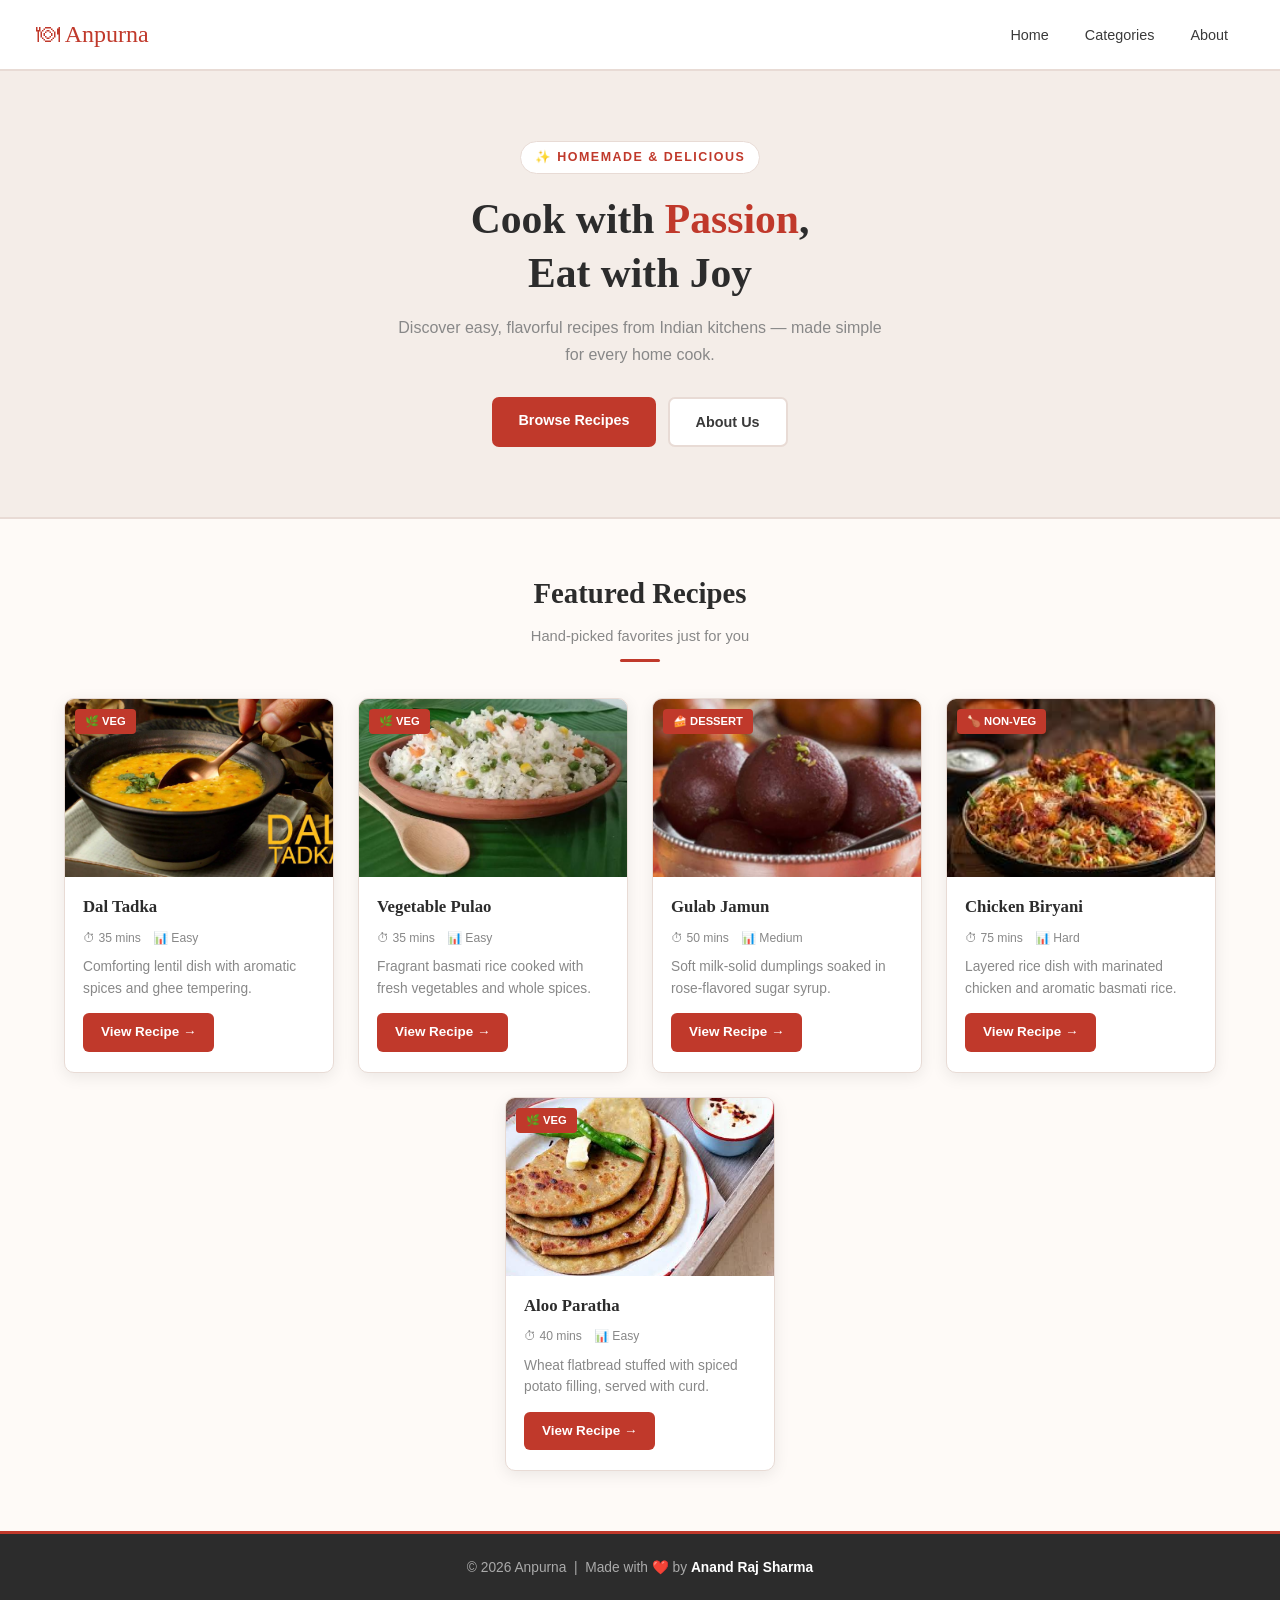
<file: Index.html>
<!DOCTYPE html>
<html lang="en">
<head>
  <meta charset="UTF-8" />
  <meta name="viewport" content="width=device-width, initial-scale=1.0" />
  <title>Anpurna - Cooking Recipes</title>
  <link rel="stylesheet" href="css/styles.css" />
</head>
<body>

  <nav>
    <a href="Index.html" class="logo">🍽 Anpurna</a>
    <ul>
      <li><a href="Index.html">Home</a></li>
      <li><a href="Categories.html">Categories</a></li>
      <li><a href="About.html">About</a></li>
    </ul>
  </nav>
  
  <section class="hero">
    <div class="hero-content">
      <div class="hero-tag">✨ Homemade &amp; Delicious</div>
      <h1>Cook with <span>Passion</span>,<br>Eat with Joy</h1>
      <p>Discover easy, flavorful recipes from Indian kitchens — made simple for every home cook.</p>
      <div class="hero-btns">
        <a href="Categories.html" class="btn btn-primary">Browse Recipes</a>
        <a href="About.html" class="btn btn-outline">About Us</a>
      </div>
    </div>
  </section>

  <div class="section-title">
    <h2>Featured Recipes</h2>
    <p>Hand-picked favorites just for you</p>
    <div class="line"></div>
  </div>

  <div class="cards-container">

    <div class="card">
      <div class="card-img-wrap">
        <img src="Images/1.jpg" alt="Dal Tadka" />
        <span class="card-badge">🌿 Veg</span>
      </div>
      <div class="card-body">
        <h3>Dal Tadka</h3>
        <div class="card-meta">
          <span>⏱ 35 mins</span>
          <span>📊 Easy</span>
        </div>
        <p>Comforting lentil dish with aromatic spices and ghee tempering.</p>
        <a href="recipe1.html">View Recipe →</a>
      </div>
    </div>

    <div class="card">
      <div class="card-img-wrap">
        <img src="Images/2.jpg" alt="Vegetable Pulao" />
        <span class="card-badge">🌿 Veg</span>
      </div>
      <div class="card-body">
        <h3>Vegetable Pulao</h3>
        <div class="card-meta">
          <span>⏱ 35 mins</span>
          <span>📊 Easy</span>
        </div>
        <p>Fragrant basmati rice cooked with fresh vegetables and whole spices.</p>
        <a href="recipe2.html">View Recipe →</a>
      </div>
    </div>

    <div class="card">
      <div class="card-img-wrap">
        <img src="Images/3.jpg" alt="Gulab Jamun" />
        <span class="card-badge">🍰 Dessert</span>
      </div>
      <div class="card-body">
        <h3>Gulab Jamun</h3>
        <div class="card-meta">
          <span>⏱ 50 mins</span>
          <span>📊 Medium</span>
        </div>
        <p>Soft milk-solid dumplings soaked in rose-flavored sugar syrup.</p>
        <a href="recipe3.html">View Recipe →</a>
      </div>
    </div>

    <div class="card">
      <div class="card-img-wrap">
        <img src="Images/4.jpg" alt="Chicken Biryani" />
        <span class="card-badge">🍗 Non-Veg</span>
      </div>
      <div class="card-body">
        <h3>Chicken Biryani</h3>
        <div class="card-meta">
          <span>⏱ 75 mins</span>
          <span>📊 Hard</span>
        </div>
        <p>Layered rice dish with marinated chicken and aromatic basmati rice.</p>
        <a href="recipe4.html">View Recipe →</a>
      </div>
    </div>

    <div class="card">
      <div class="card-img-wrap">
        <img src="Images/5.jpg" alt="Aloo Paratha" />
        <span class="card-badge">🌿 Veg</span>
      </div>
      <div class="card-body">
        <h3>Aloo Paratha</h3>
        <div class="card-meta">
          <span>⏱ 40 mins</span>
          <span>📊 Easy</span>
        </div>
        <p>Wheat flatbread stuffed with spiced potato filling, served with curd.</p>
        <a href="recipe5.html">View Recipe →</a>
      </div>
    </div>

  </div>

  <footer>
    <p>&copy; 2026 Anpurna &nbsp;|&nbsp; Made with ❤️ by <strong>Anand Raj Sharma</strong></p>
  </footer>

</body>
</html>
</file>
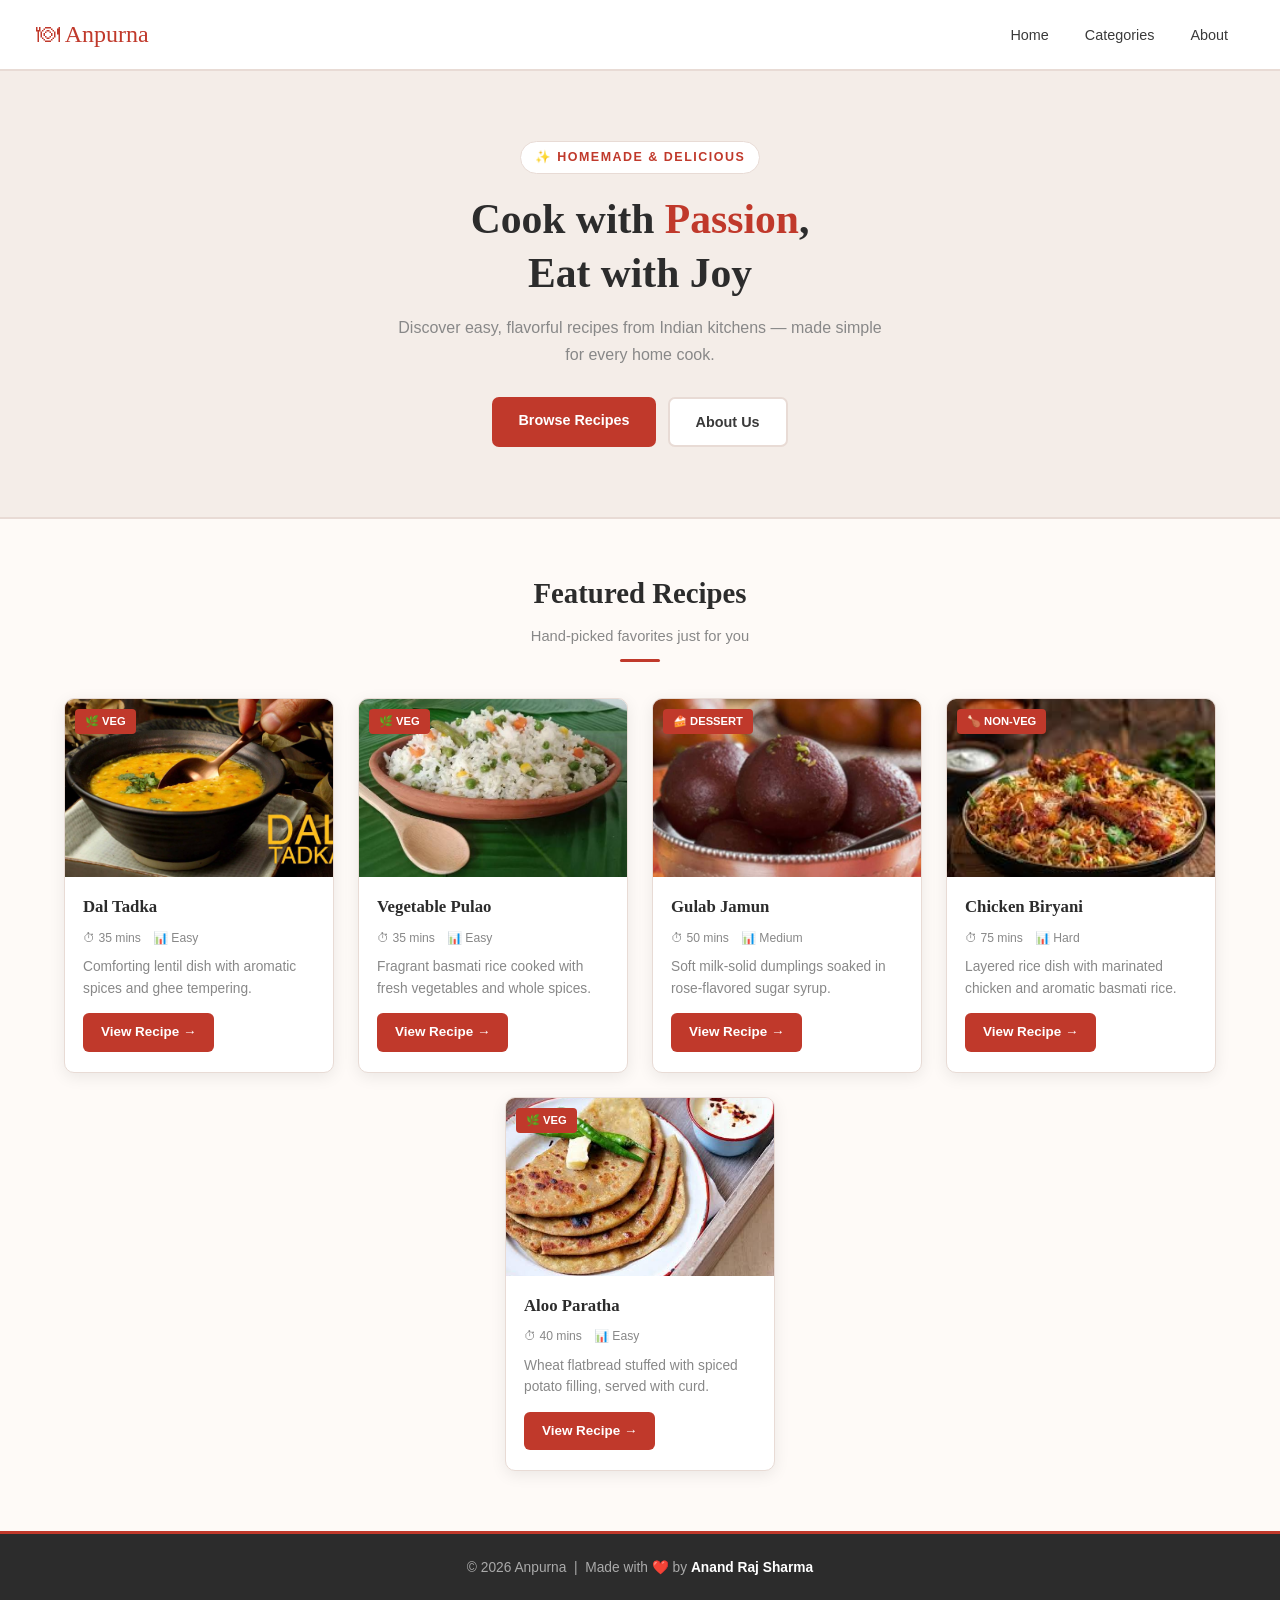
<file: index.html>
<!DOCTYPE html>
<html lang="en">
<head>
  <meta charset="UTF-8" />
  <meta name="viewport" content="width=device-width, initial-scale=1.0" />
  <title>Anpurna - Cooking Recipes</title>
  <link rel="stylesheet" href="css/styles.css" />
</head>
<body>

  <nav>
    <a href="index.html" class="logo">🍽 Anpurna</a>
    <ul>
      <li><a href="index.html">Home</a></li>
      <li><a href="categories.html">Categories</a></li>
      <li><a href="about.html">About</a></li>
    </ul>
  </nav>
  
  <section class="hero">
    <div class="hero-content">
      <div class="hero-tag">✨ Homemade &amp; Delicious</div>
      <h1>Cook with <span>Passion</span>,<br>Eat with Joy</h1>
      <p>Discover easy, flavorful recipes from Indian kitchens — made simple for every home cook.</p>
      <div class="hero-btns">
        <a href="categories.html" class="btn btn-primary">Browse Recipes</a>
        <a href="about.html" class="btn btn-outline">About Us</a>
      </div>
    </div>
  </section>

  <div class="section-title">
    <h2>Featured Recipes</h2>
    <p>Hand-picked favorites just for you</p>
    <div class="line"></div>
  </div>

  <div class="cards-container">

    <div class="card">
      <div class="card-img-wrap">
        <img src="Images/1.jpg" alt="Dal Tadka" />
        <span class="card-badge">🌿 Veg</span>
      </div>
      <div class="card-body">
        <h3>Dal Tadka</h3>
        <div class="card-meta">
          <span>⏱ 35 mins</span>
          <span>📊 Easy</span>
        </div>
        <p>Comforting lentil dish with aromatic spices and ghee tempering.</p>
        <a href="recipe1.html">View Recipe →</a>
      </div>
    </div>

    <div class="card">
      <div class="card-img-wrap">
        <img src="Images/2.jpg" alt="Vegetable Pulao" />
        <span class="card-badge">🌿 Veg</span>
      </div>
      <div class="card-body">
        <h3>Vegetable Pulao</h3>
        <div class="card-meta">
          <span>⏱ 35 mins</span>
          <span>📊 Easy</span>
        </div>
        <p>Fragrant basmati rice cooked with fresh vegetables and whole spices.</p>
        <a href="recipe2.html">View Recipe →</a>
      </div>
    </div>

    <div class="card">
      <div class="card-img-wrap">
        <img src="Images/3.jpg" alt="Gulab Jamun" />
        <span class="card-badge">🍰 Dessert</span>
      </div>
      <div class="card-body">
        <h3>Gulab Jamun</h3>
        <div class="card-meta">
          <span>⏱ 50 mins</span>
          <span>📊 Medium</span>
        </div>
        <p>Soft milk-solid dumplings soaked in rose-flavored sugar syrup.</p>
        <a href="recipe3.html">View Recipe →</a>
      </div>
    </div>

    <div class="card">
      <div class="card-img-wrap">
        <img src="Images/4.jpg" alt="Chicken Biryani" />
        <span class="card-badge">🍗 Non-Veg</span>
      </div>
      <div class="card-body">
        <h3>Chicken Biryani</h3>
        <div class="card-meta">
          <span>⏱ 75 mins</span>
          <span>📊 Hard</span>
        </div>
        <p>Layered rice dish with marinated chicken and aromatic basmati rice.</p>
        <a href="recipe4.html">View Recipe →</a>
      </div>
    </div>

    <div class="card">
      <div class="card-img-wrap">
        <img src="Images/5.jpg" alt="Aloo Paratha" />
        <span class="card-badge">🌿 Veg</span>
      </div>
      <div class="card-body">
        <h3>Aloo Paratha</h3>
        <div class="card-meta">
          <span>⏱ 40 mins</span>
          <span>📊 Easy</span>
        </div>
        <p>Wheat flatbread stuffed with spiced potato filling, served with curd.</p>
        <a href="recipe5.html">View Recipe →</a>
      </div>
    </div>

  </div>

  <footer>
    <p>&copy; 2026 Anpurna &nbsp;|&nbsp; Made with ❤️ by <strong>Anand Raj Sharma</strong></p>
  </footer>

</body>
</html>
</file>
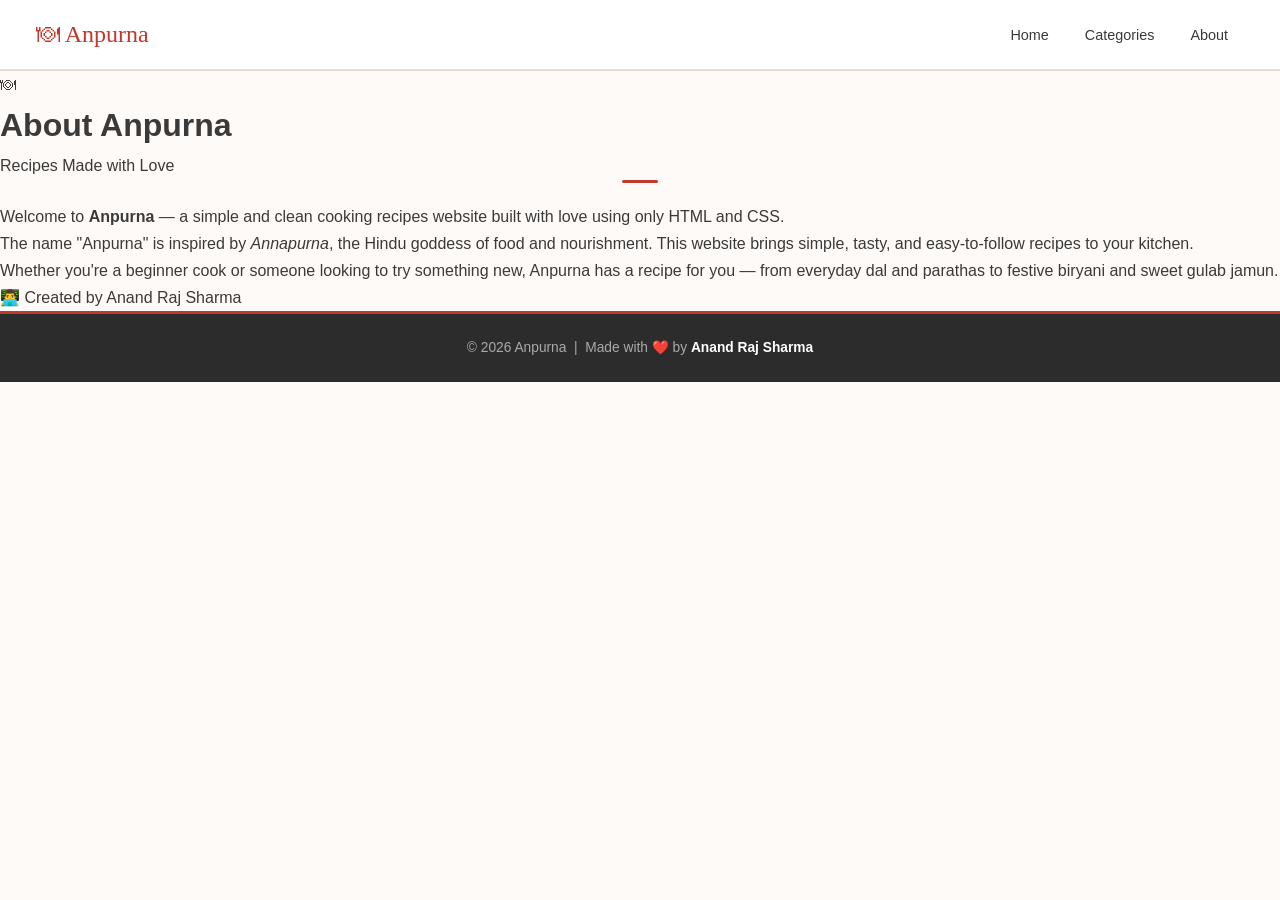
<file: About.html>
<!DOCTYPE html>
<html lang="en">
<head>
  <meta charset="UTF-8" />
  <meta name="viewport" content="width=device-width, initial-scale=1.0" />
  <title>About - Anpurna</title>
  <link rel="stylesheet" href="css/styles.css" />
</head>
<body>

  <nav>
    <a href="Index.html" class="logo">🍽 Anpurna</a>
    <ul>
      <li><a href="Index.html">Home</a></li>
      <li><a href="Categories.html">Categories</a></li>
      <li><a href="About.html">About</a></li>
    </ul>
  </nav>

  <div class="About-container">
    <div class="About-card">
      <div class="About-icon">🍽</div>
      <h1>About Anpurna</h1>
      <p class="subtitle">Recipes Made with Love</p>
      <div class="divider"></div>

      <p>
        Welcome to <strong>Anpurna</strong> — a simple and clean cooking recipes website
        built with love using only HTML and CSS.
      </p>
      <p>
        The name "Anpurna" is inspired by <em>Annapurna</em>, the Hindu goddess of food
        and nourishment. This website brings simple, tasty, and easy-to-follow
        recipes to your kitchen.
      </p>
      <p>
        Whether you're a beginner cook or someone looking to try something new,
        Anpurna has a recipe for you — from everyday dal and parathas to festive
        biryani and sweet gulab jamun.
      </p>

      <div class="About-author">👨‍💻 Created by Anand Raj Sharma</div>
    </div>
  </div>

  <footer>
    <p>&copy; 2026 Anpurna &nbsp;|&nbsp; Made with ❤️ by <strong>Anand Raj Sharma</strong></p>
  </footer>

</body>
</html>
</file>
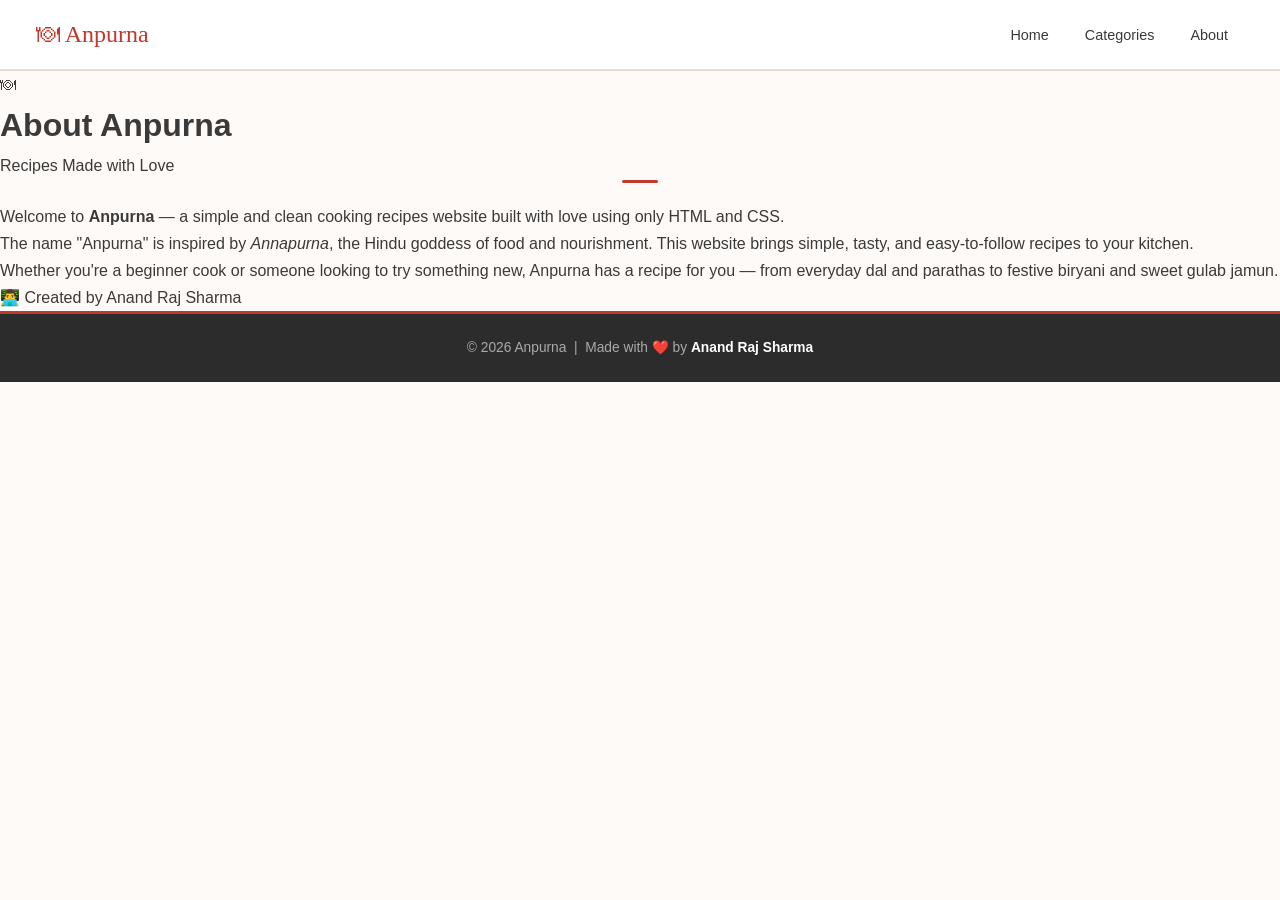
<file: about.html>
<!DOCTYPE html>
<html lang="en">
<head>
  <meta charset="UTF-8" />
  <meta name="viewport" content="width=device-width, initial-scale=1.0" />
  <title>About - Anpurna</title>
  <link rel="stylesheet" href="css/styles.css" />
</head>
<body>

  <nav>
    <a href="index.html" class="logo">🍽 Anpurna</a>
    <ul>
      <li><a href="index.html">Home</a></li>
      <li><a href="categories.html">Categories</a></li>
      <li><a href="about.html">About</a></li>
    </ul>
  </nav>

  <div class="About-container">
    <div class="About-card">
      <div class="About-icon">🍽</div>
      <h1>About Anpurna</h1>
      <p class="subtitle">Recipes Made with Love</p>
      <div class="divider"></div>

      <p>
        Welcome to <strong>Anpurna</strong> — a simple and clean cooking recipes website
        built with love using only HTML and CSS.
      </p>
      <p>
        The name "Anpurna" is inspired by <em>Annapurna</em>, the Hindu goddess of food
        and nourishment. This website brings simple, tasty, and easy-to-follow
        recipes to your kitchen.
      </p>
      <p>
        Whether you're a beginner cook or someone looking to try something new,
        Anpurna has a recipe for you — from everyday dal and parathas to festive
        biryani and sweet gulab jamun.
      </p>

      <div class="About-author">👨‍💻 Created by Anand Raj Sharma</div>
    </div>
  </div>

  <footer>
    <p>&copy; 2026 Anpurna &nbsp;|&nbsp; Made with ❤️ by <strong>Anand Raj Sharma</strong></p>
  </footer>

</body>
</html>
</file>
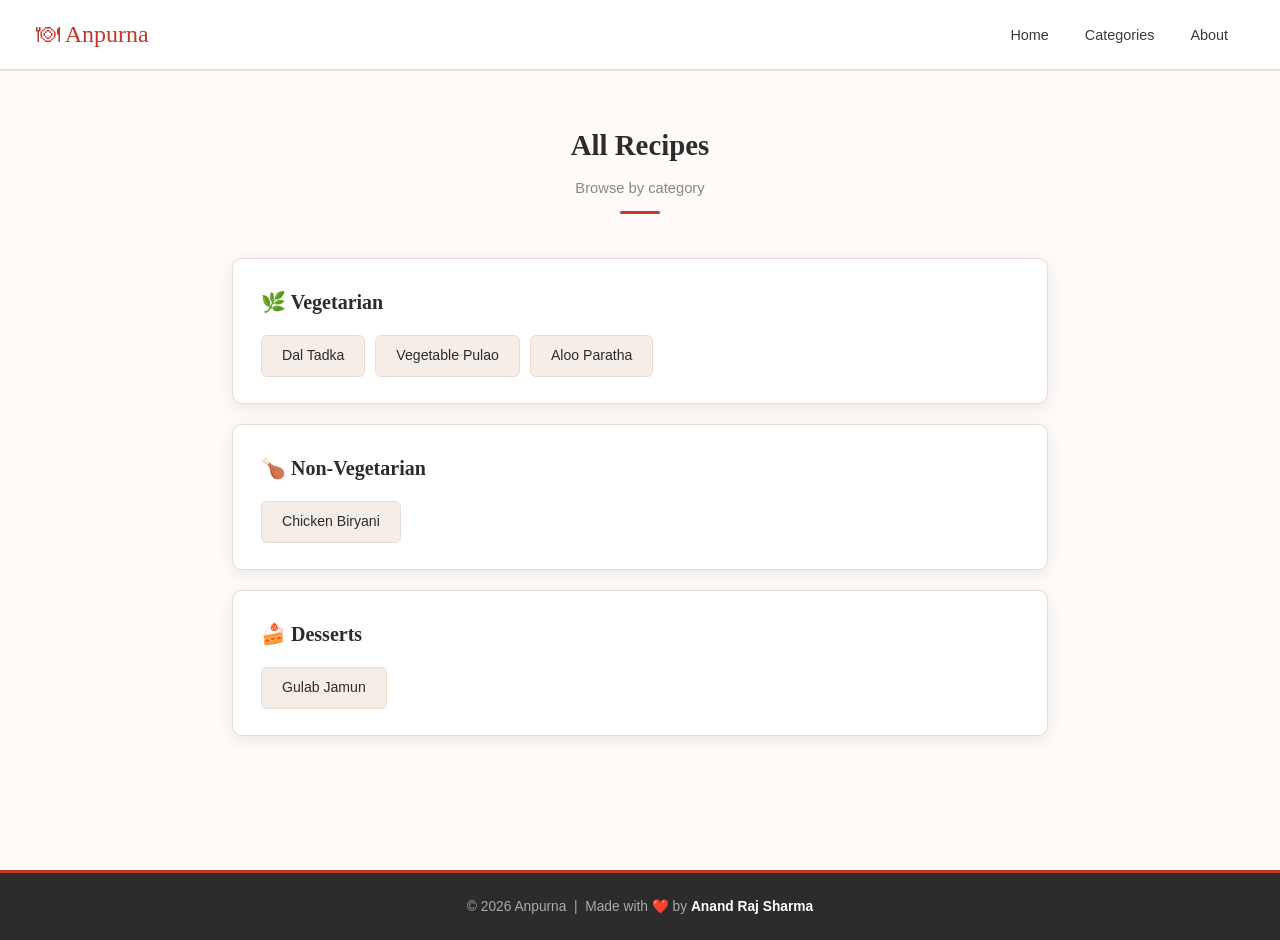
<file: Categories.html>
<!DOCTYPE html>
<html lang="en">
<head>
  <meta charset="UTF-8" />
  <meta name="viewport" content="width=device-width, initial-scale=1.0" />
  <title>Categories - Anpurna</title>
  <link rel="stylesheet" href="css/styles.css" />
</head>
<body>

  <nav>
    <a href="Index.html" class="logo">🍽 Anpurna</a>
    <ul>
      <li><a href="Index.html">Home</a></li>
      <li><a href="Categories.html">Categories</a></li>
      <li><a href="About.html">About</a></li>
    </ul>
  </nav>

  <div class="section-title" style="margin-top: 50px;">
    <h2>All Recipes</h2>
    <p>Browse by category</p>
    <div class="line"></div>
  </div>

  <div class="categories-container">

    <div class="category-block">
      <h2>🌿 Vegetarian</h2>
      <div class="category-links">
        <a href="recipe1.html">Dal Tadka</a>
        <a href="recipe2.html">Vegetable Pulao</a>
        <a href="recipe5.html">Aloo Paratha</a>
      </div>
    </div>

    <div class="category-block">
      <h2>🍗 Non-Vegetarian</h2>
      <div class="category-links">
        <a href="recipe4.html">Chicken Biryani</a>
      </div>
    </div>

    <div class="category-block">
      <h2>🍰 Desserts</h2>
      <div class="category-links">
        <a href="recipe3.html">Gulab Jamun</a>
      </div>
    </div>

  </div>

  <footer>
    <p>&copy; 2026 Anpurna &nbsp;|&nbsp; Made with ❤️ by <strong>Anand Raj Sharma</strong></p>
  </footer>

</body>
</html>
</file>
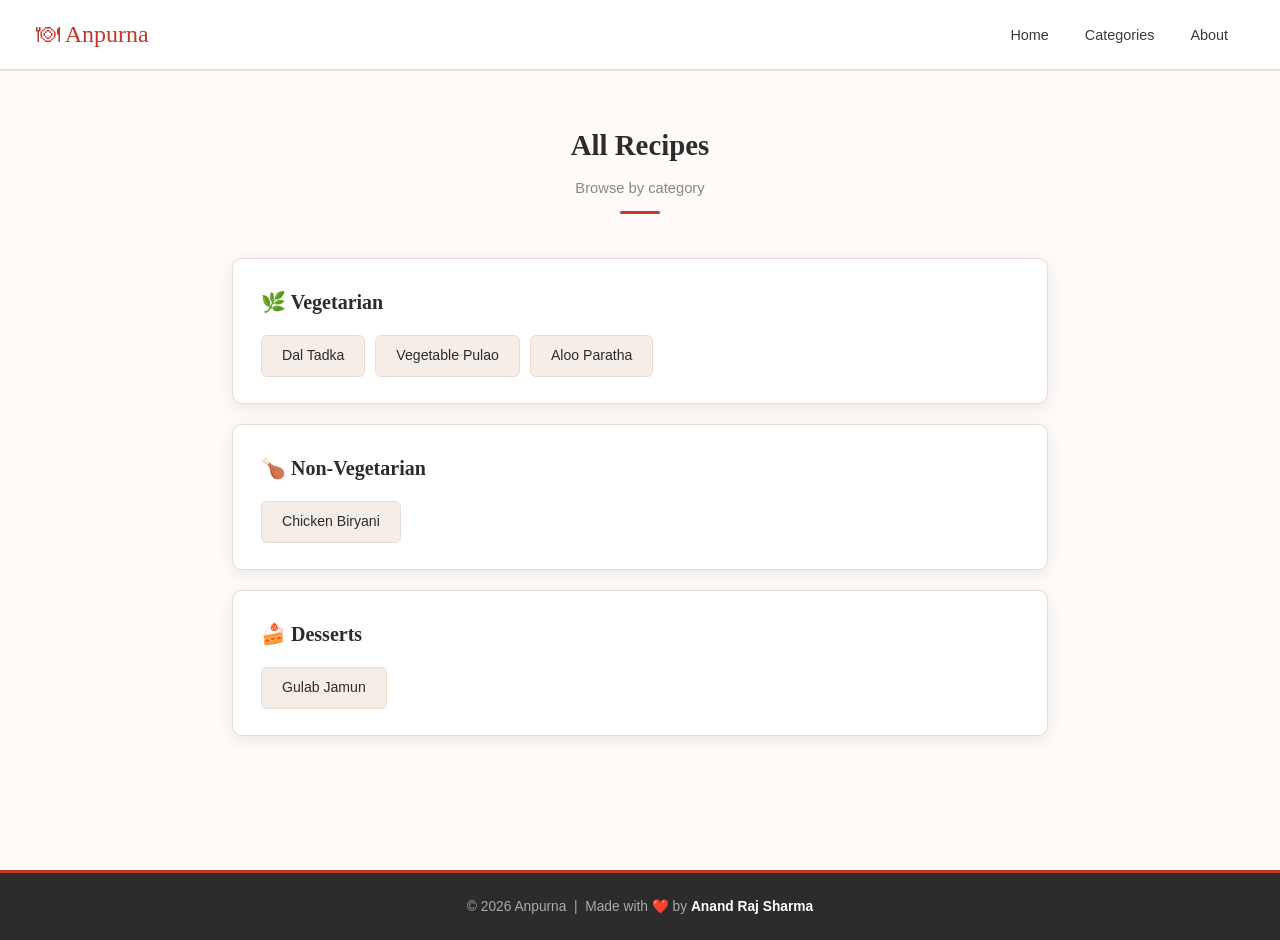
<file: categories.html>
<!DOCTYPE html>
<html lang="en">
<head>
  <meta charset="UTF-8" />
  <meta name="viewport" content="width=device-width, initial-scale=1.0" />
  <title>Categories - Anpurna</title>
  <link rel="stylesheet" href="css/styles.css" />
</head>
<body>

  <nav>
    <a href="index.html" class="logo">🍽 Anpurna</a>
    <ul>
      <li><a href="index.html">Home</a></li>
      <li><a href="categories.html">Categories</a></li>
      <li><a href="about.html">About</a></li>
    </ul>
  </nav>

  <div class="section-title" style="margin-top: 50px;">
    <h2>All Recipes</h2>
    <p>Browse by category</p>
    <div class="line"></div>
  </div>

  <div class="categories-container">

    <div class="category-block">
      <h2>🌿 Vegetarian</h2>
      <div class="category-links">
        <a href="recipe1.html">Dal Tadka</a>
        <a href="recipe2.html">Vegetable Pulao</a>
        <a href="recipe5.html">Aloo Paratha</a>
      </div>
    </div>

    <div class="category-block">
      <h2>🍗 Non-Vegetarian</h2>
      <div class="category-links">
        <a href="recipe4.html">Chicken Biryani</a>
      </div>
    </div>

    <div class="category-block">
      <h2>🍰 Desserts</h2>
      <div class="category-links">
        <a href="recipe3.html">Gulab Jamun</a>
      </div>
    </div>

  </div>

  <footer>
    <p>&copy; 2026 Anpurna &nbsp;|&nbsp; Made with ❤️ by <strong>Anand Raj Sharma</strong></p>
  </footer>

</body>
</html>
</file>
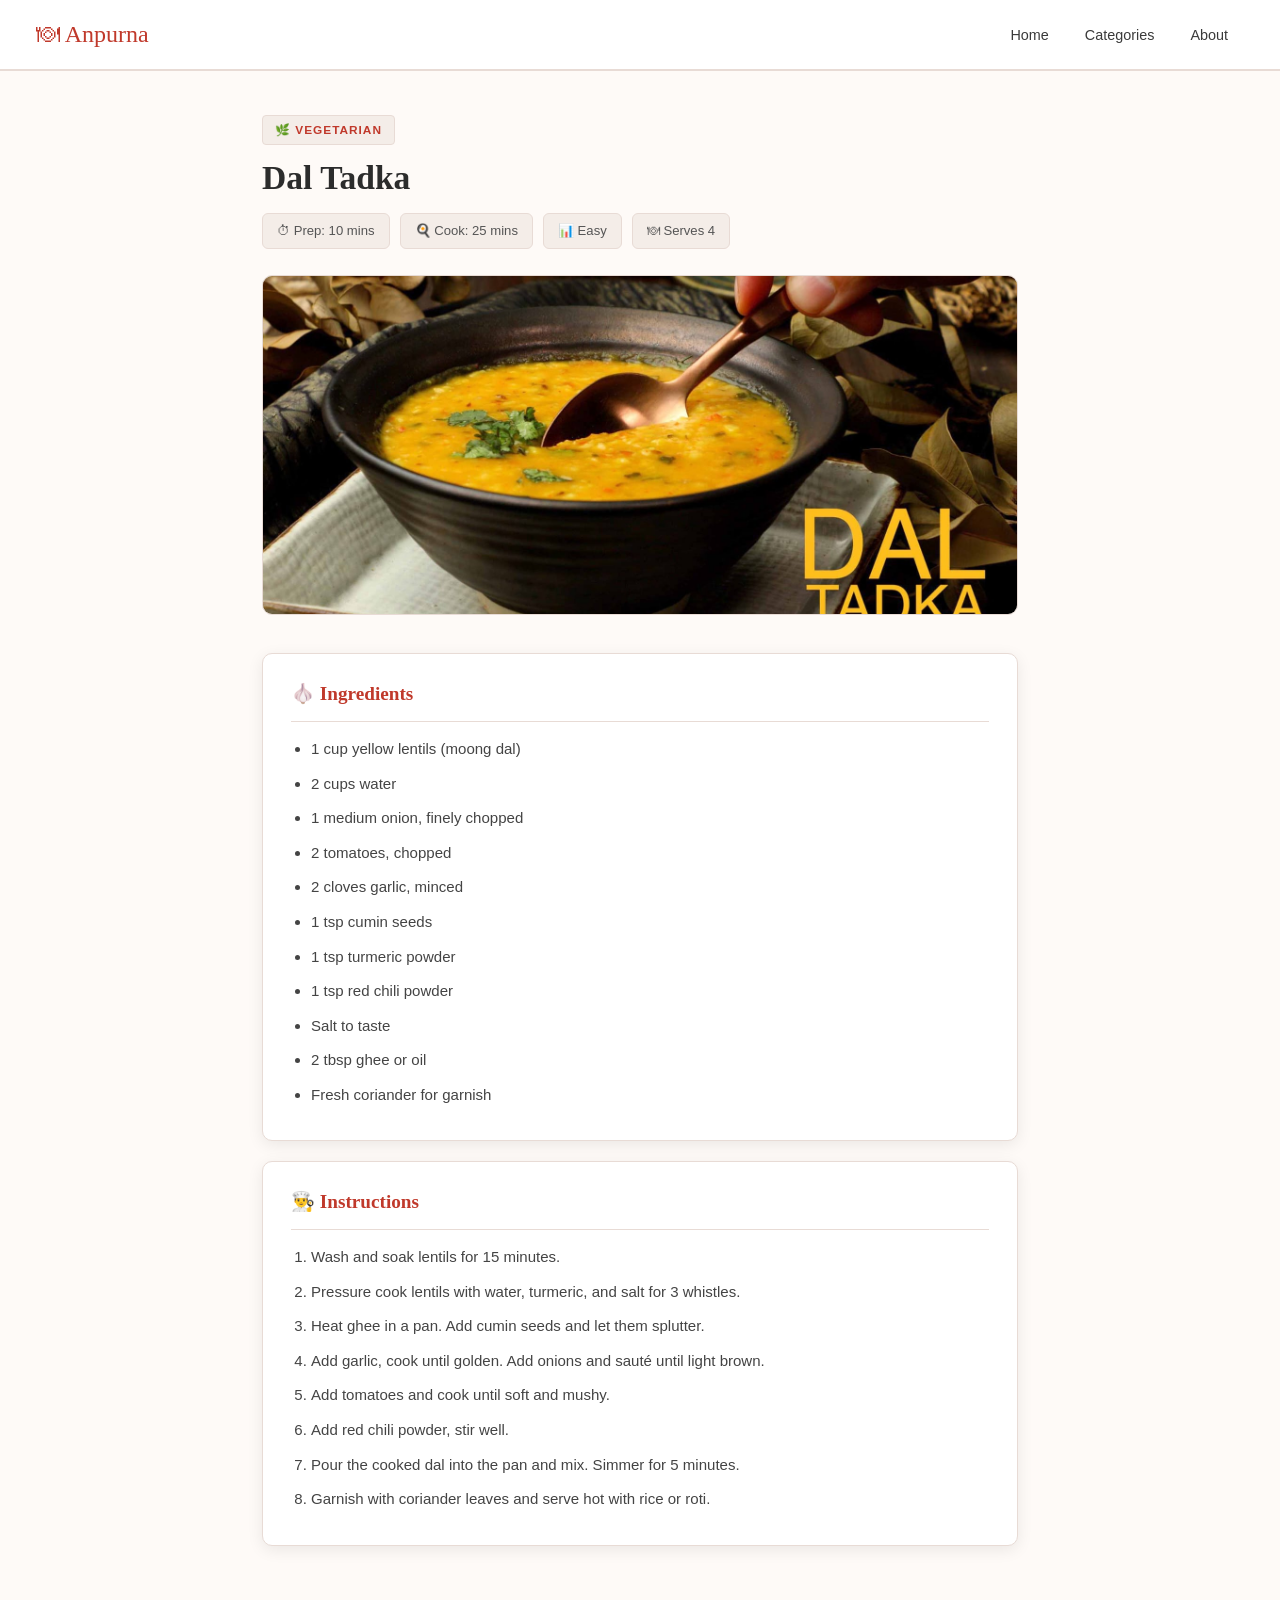
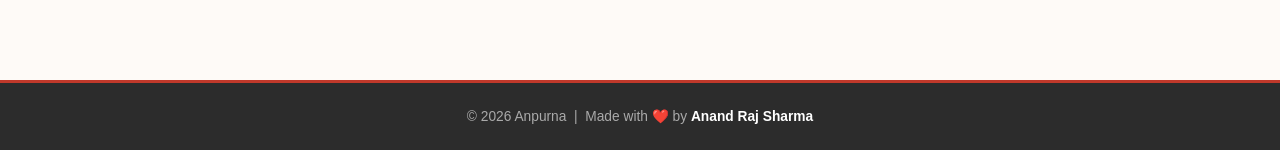
<file: recipe1.html>
<!DOCTYPE html>
<html lang="en">
<head>
  <meta charset="UTF-8" />
  <meta name="viewport" content="width=device-width, initial-scale=1.0" />
  <title>Dal Tadka - Anpurna</title>
  <link rel="stylesheet" href="css/styles.css" />
</head>
<body>

  <nav>
    <a href="index.html" class="logo">🍽 Anpurna</a>
    <ul>
      <li><a href="index.html">Home</a></li>
      <li><a href="categories.html">Categories</a></li>
      <li><a href="about.html">About</a></li>
    </ul>
  </nav>

  <div class="recipe-container">
    <div class="recipe-header">
      <div class="tag">🌿 Vegetarian</div>
      <h1>Dal Tadka</h1>
      <div class="recipe-meta">
        <span>⏱ Prep: 10 mins</span>
        <span>🍳 Cook: 25 mins</span>
        <span>📊 Easy</span>
        <span>🍽 Serves 4</span>
      </div>
    </div>

    <img class="main-img" src="Images/1.jpg" alt="Dal Tadka" />

    <div class="recipe-section">
      <h2>🧄 Ingredients</h2>
      <ul>
        <li>1 cup yellow lentils (moong dal)</li>
        <li>2 cups water</li>
        <li>1 medium onion, finely chopped</li>
        <li>2 tomatoes, chopped</li>
        <li>2 cloves garlic, minced</li>
        <li>1 tsp cumin seeds</li>
        <li>1 tsp turmeric powder</li>
        <li>1 tsp red chili powder</li>
        <li>Salt to taste</li>
        <li>2 tbsp ghee or oil</li>
        <li>Fresh coriander for garnish</li>
      </ul>
    </div>

    <div class="recipe-section">
      <h2>👨‍🍳 Instructions</h2>
      <ol>
        <li>Wash and soak lentils for 15 minutes.</li>
        <li>Pressure cook lentils with water, turmeric, and salt for 3 whistles.</li>
        <li>Heat ghee in a pan. Add cumin seeds and let them splutter.</li>
        <li>Add garlic, cook until golden. Add onions and sauté until light brown.</li>
        <li>Add tomatoes and cook until soft and mushy.</li>
        <li>Add red chili powder, stir well.</li>
        <li>Pour the cooked dal into the pan and mix. Simmer for 5 minutes.</li>
        <li>Garnish with coriander leaves and serve hot with rice or roti.</li>
      </ol>
    </div>
  </div>

  <footer>
    <p>&copy; 2026 Anpurna &nbsp;|&nbsp; Made with ❤️ by <strong>Anand Raj Sharma</strong></p>
  </footer>

</body>
</html>
</file>
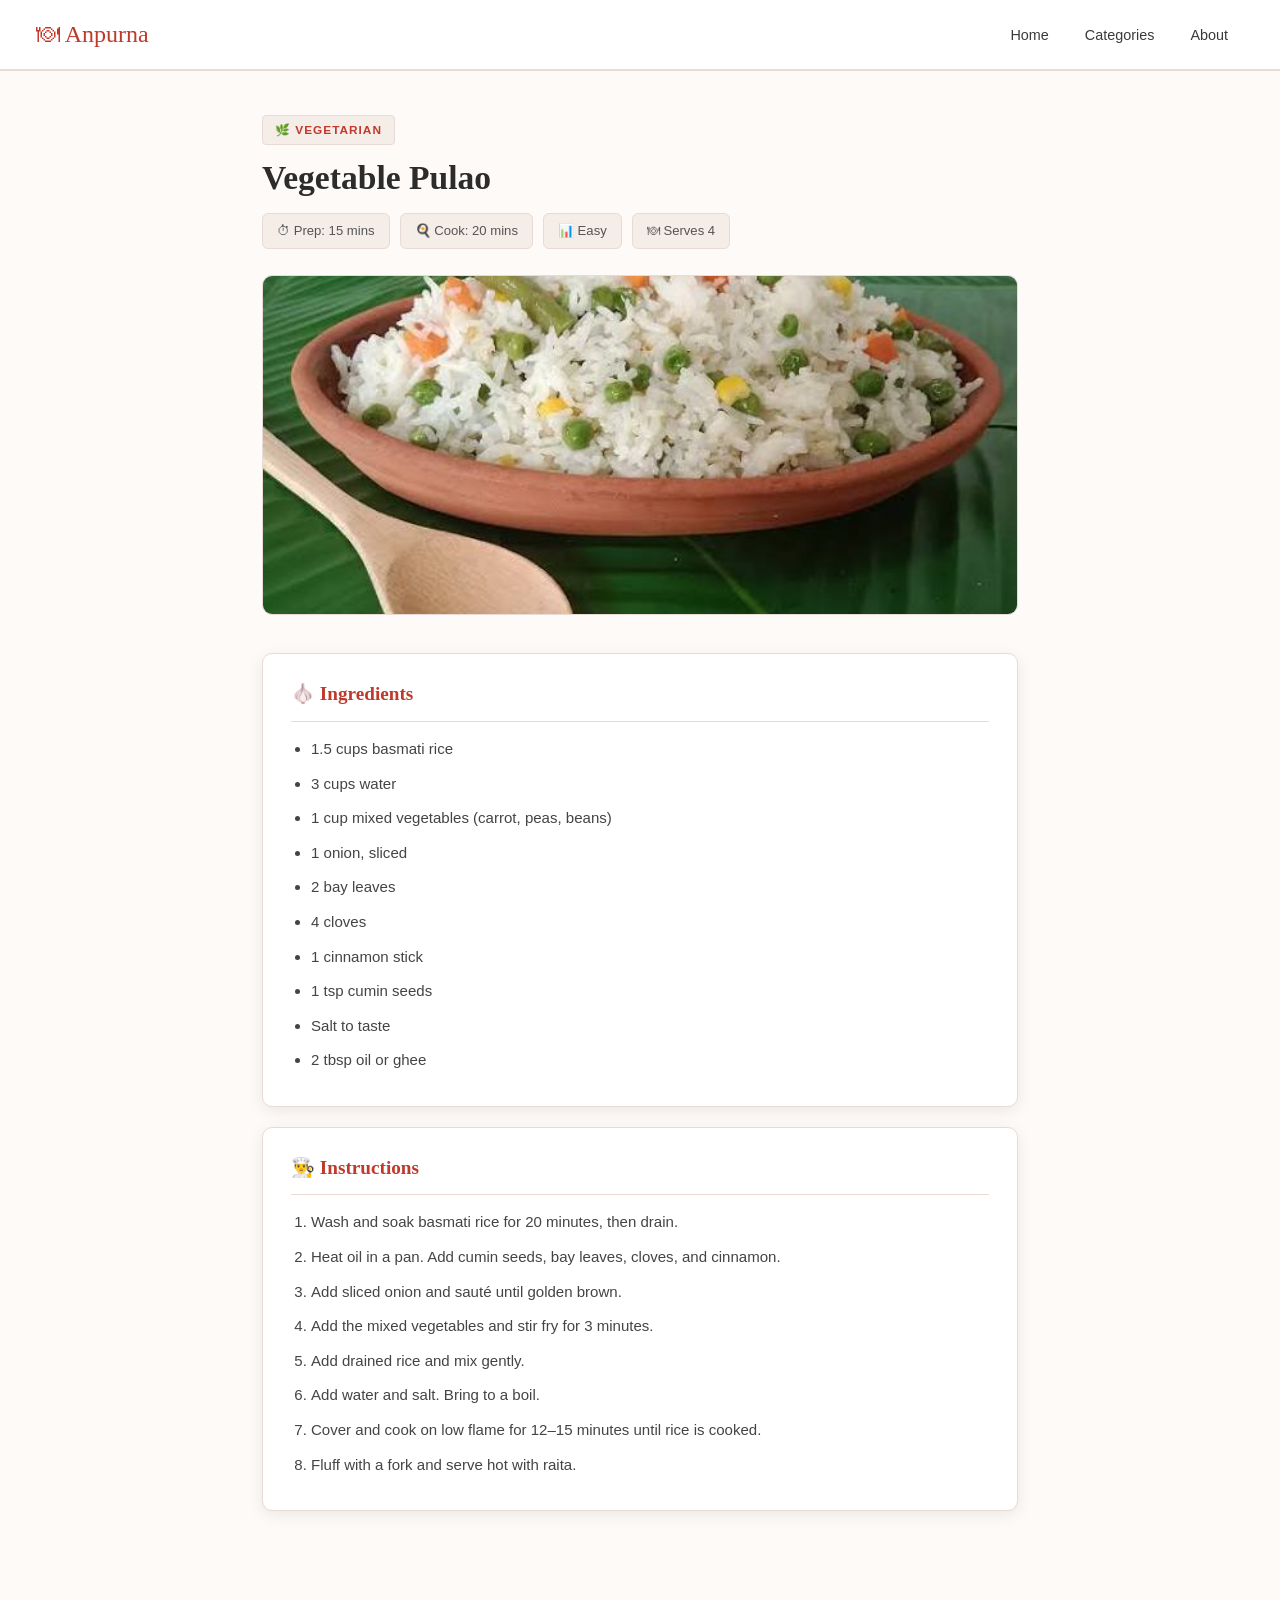
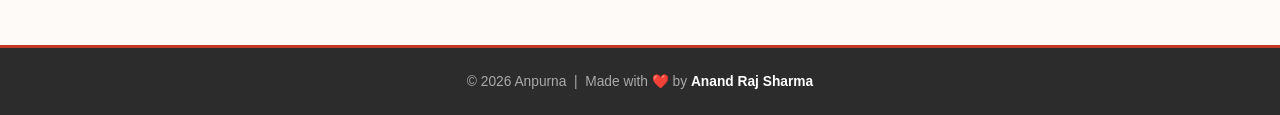
<file: recipe2.html>
<!DOCTYPE html>
<html lang="en">
<head>
  <meta charset="UTF-8" />
  <meta name="viewport" content="width=device-width, initial-scale=1.0" />
  <title>Vegetable Pulao - Anpurna</title>
  <link rel="stylesheet" href="css/styles.css" />
</head>
<body>

  <nav>
    <a href="index.html" class="logo">🍽 Anpurna</a>
    <ul>
      <li><a href="index.html">Home</a></li>
      <li><a href="categories.html">Categories</a></li>
      <li><a href="about.html">About</a></li>
    </ul>
  </nav>

  <div class="recipe-container">
    <div class="recipe-header">
      <div class="tag">🌿 Vegetarian</div>
      <h1>Vegetable Pulao</h1>
      <div class="recipe-meta">
        <span>⏱ Prep: 15 mins</span>
        <span>🍳 Cook: 20 mins</span>
        <span>📊 Easy</span>
        <span>🍽 Serves 4</span>
      </div>
    </div>

    <img class="main-img" src="Images/2.jpg" alt="Vegetable Pulao" />

    <div class="recipe-section">
      <h2>🧄 Ingredients</h2>
      <ul>
        <li>1.5 cups basmati rice</li>
        <li>3 cups water</li>
        <li>1 cup mixed vegetables (carrot, peas, beans)</li>
        <li>1 onion, sliced</li>
        <li>2 bay leaves</li>
        <li>4 cloves</li>
        <li>1 cinnamon stick</li>
        <li>1 tsp cumin seeds</li>
        <li>Salt to taste</li>
        <li>2 tbsp oil or ghee</li>
      </ul>
    </div>

    <div class="recipe-section">
      <h2>👨‍🍳 Instructions</h2>
      <ol>
        <li>Wash and soak basmati rice for 20 minutes, then drain.</li>
        <li>Heat oil in a pan. Add cumin seeds, bay leaves, cloves, and cinnamon.</li>
        <li>Add sliced onion and sauté until golden brown.</li>
        <li>Add the mixed vegetables and stir fry for 3 minutes.</li>
        <li>Add drained rice and mix gently.</li>
        <li>Add water and salt. Bring to a boil.</li>
        <li>Cover and cook on low flame for 12–15 minutes until rice is cooked.</li>
        <li>Fluff with a fork and serve hot with raita.</li>
      </ol>
    </div>
  </div>

  <footer>
    <p>&copy; 2026 Anpurna &nbsp;|&nbsp; Made with ❤️ by <strong>Anand Raj Sharma</strong></p>
  </footer>

</body>
</html>
</file>
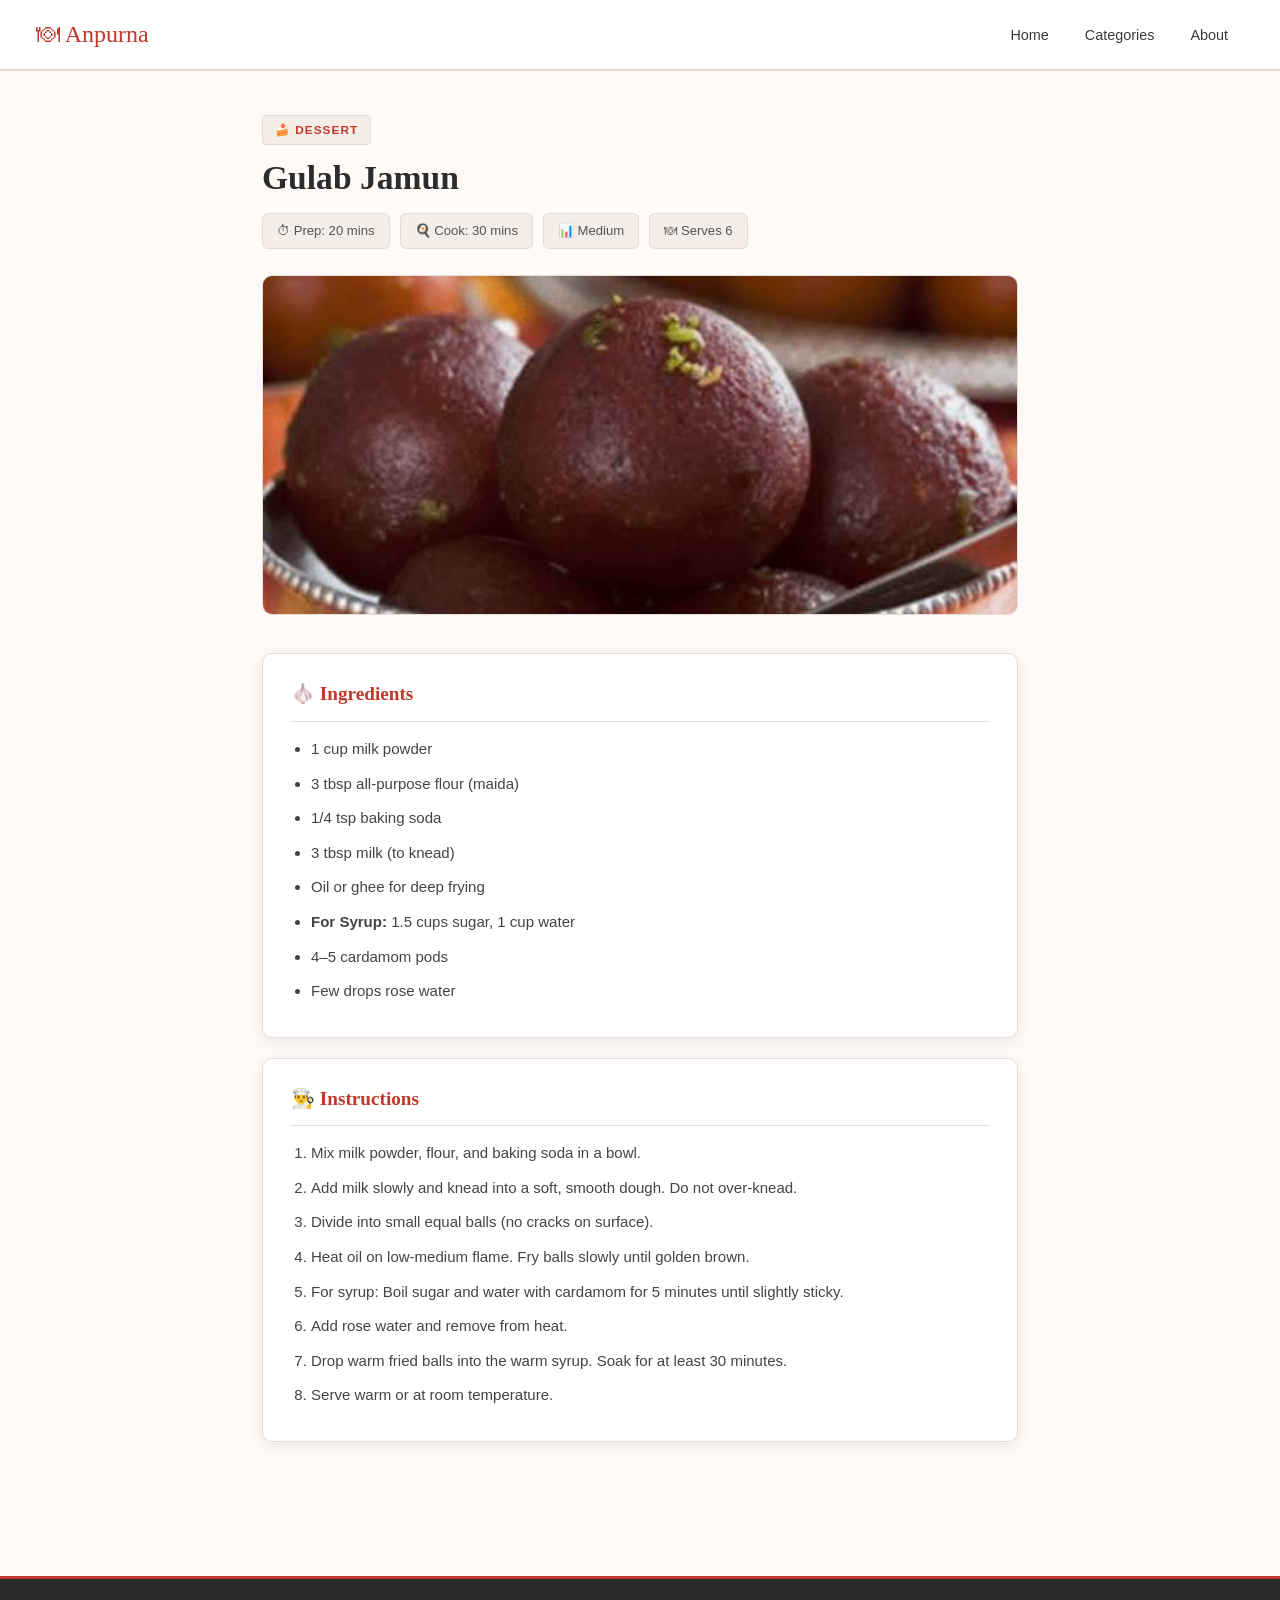
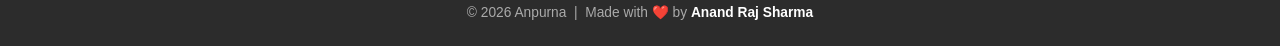
<file: recipe3.html>
<!DOCTYPE html>
<html lang="en">
<head>
  <meta charset="UTF-8" />
  <meta name="viewport" content="width=device-width, initial-scale=1.0" />
  <title>Gulab Jamun - Anpurna</title>
  <link rel="stylesheet" href="css/styles.css" />
</head>
<body>

  <nav>
    <a href="index.html" class="logo">🍽 Anpurna</a>
    <ul>
      <li><a href="index.html">Home</a></li>
      <li><a href="categories.html">Categories</a></li>
      <li><a href="about.html">About</a></li>
    </ul>
  </nav>

  <div class="recipe-container">
    <div class="recipe-header">
      <div class="tag">🍰 Dessert</div>
      <h1>Gulab Jamun</h1>
      <div class="recipe-meta">
        <span>⏱ Prep: 20 mins</span>
        <span>🍳 Cook: 30 mins</span>
        <span>📊 Medium</span>
        <span>🍽 Serves 6</span>
      </div>
    </div>

    <img class="main-img" src="Images/3.jpg" alt="Gulab Jamun" />

    <div class="recipe-section">
      <h2>🧄 Ingredients</h2>
      <ul>
        <li>1 cup milk powder</li>
        <li>3 tbsp all-purpose flour (maida)</li>
        <li>1/4 tsp baking soda</li>
        <li>3 tbsp milk (to knead)</li>
        <li>Oil or ghee for deep frying</li>
        <li><strong>For Syrup:</strong> 1.5 cups sugar, 1 cup water</li>
        <li>4–5 cardamom pods</li>
        <li>Few drops rose water</li>
      </ul>
    </div>

    <div class="recipe-section">
      <h2>👨‍🍳 Instructions</h2>
      <ol>
        <li>Mix milk powder, flour, and baking soda in a bowl.</li>
        <li>Add milk slowly and knead into a soft, smooth dough. Do not over-knead.</li>
        <li>Divide into small equal balls (no cracks on surface).</li>
        <li>Heat oil on low-medium flame. Fry balls slowly until golden brown.</li>
        <li>For syrup: Boil sugar and water with cardamom for 5 minutes until slightly sticky.</li>
        <li>Add rose water and remove from heat.</li>
        <li>Drop warm fried balls into the warm syrup. Soak for at least 30 minutes.</li>
        <li>Serve warm or at room temperature.</li>
      </ol>
    </div>
  </div>

  <footer>
    <p>&copy; 2026 Anpurna &nbsp;|&nbsp; Made with ❤️ by <strong>Anand Raj Sharma</strong></p>
  </footer>

</body>
</html>
</file>
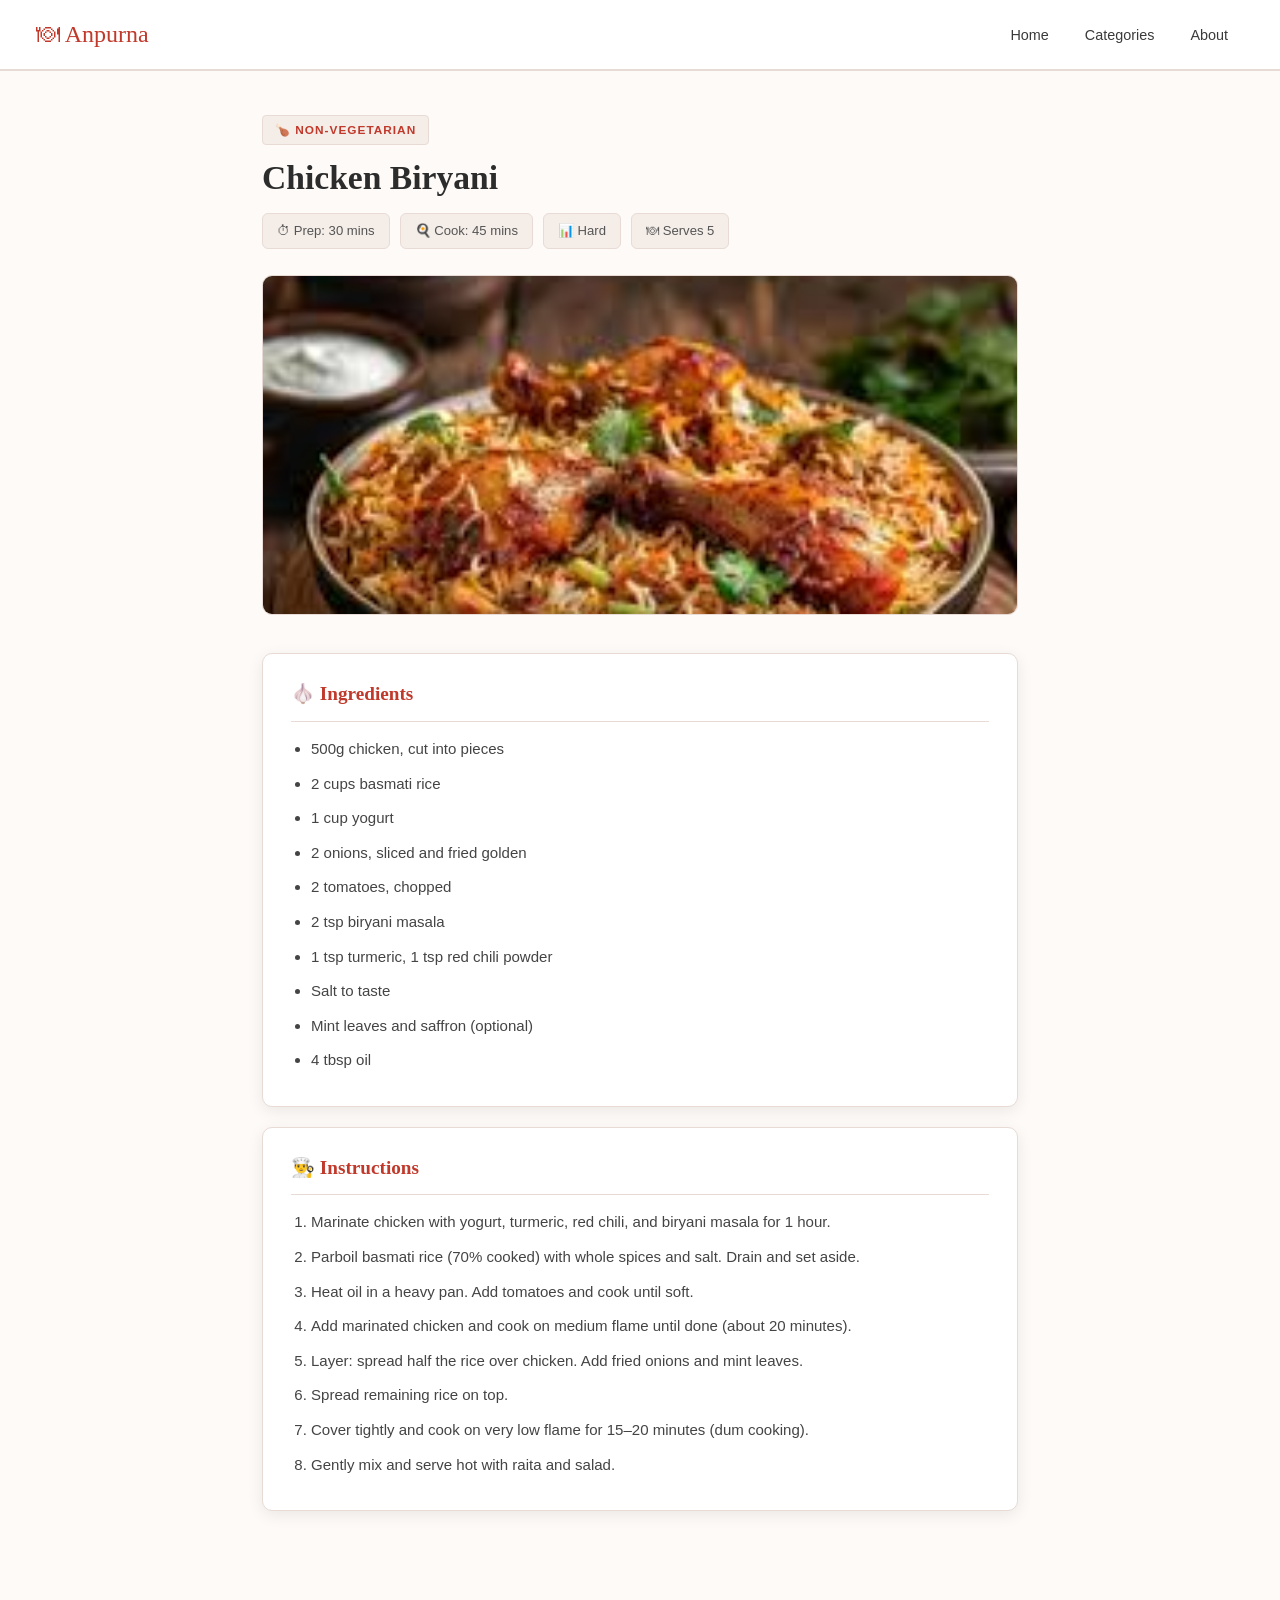
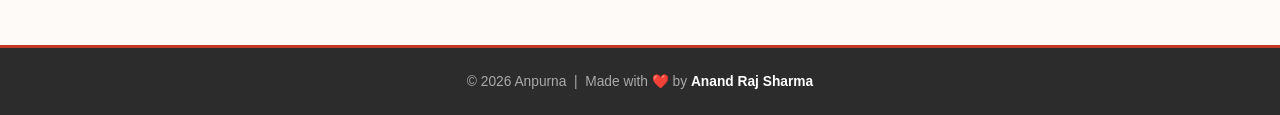
<file: recipe4.html>
<!DOCTYPE html>
<html lang="en">
<head>
  <meta charset="UTF-8" />
  <meta name="viewport" content="width=device-width, initial-scale=1.0" />
  <title>Chicken Biryani - Anpurna</title>
  <link rel="stylesheet" href="css/styles.css" />
</head>
<body>

  <nav>
    <a href="index.html" class="logo">🍽 Anpurna</a>
    <ul>
      <li><a href="index.html">Home</a></li>
      <li><a href="categories.html">Categories</a></li>
      <li><a href="about.html">About</a></li>
    </ul>
  </nav>

  <div class="recipe-container">
    <div class="recipe-header">
      <div class="tag">🍗 Non-Vegetarian</div>
      <h1>Chicken Biryani</h1>
      <div class="recipe-meta">
        <span>⏱ Prep: 30 mins</span>
        <span>🍳 Cook: 45 mins</span>
        <span>📊 Hard</span>
        <span>🍽 Serves 5</span>
      </div>
    </div>

    <img class="main-img" src="Images/4.jpg" alt="Chicken Biryani" />

    <div class="recipe-section">
      <h2>🧄 Ingredients</h2>
      <ul>
        <li>500g chicken, cut into pieces</li>
        <li>2 cups basmati rice</li>
        <li>1 cup yogurt</li>
        <li>2 onions, sliced and fried golden</li>
        <li>2 tomatoes, chopped</li>
        <li>2 tsp biryani masala</li>
        <li>1 tsp turmeric, 1 tsp red chili powder</li>
        <li>Salt to taste</li>
        <li>Mint leaves and saffron (optional)</li>
        <li>4 tbsp oil</li>
      </ul>
    </div>

    <div class="recipe-section">
      <h2>👨‍🍳 Instructions</h2>
      <ol>
        <li>Marinate chicken with yogurt, turmeric, red chili, and biryani masala for 1 hour.</li>
        <li>Parboil basmati rice (70% cooked) with whole spices and salt. Drain and set aside.</li>
        <li>Heat oil in a heavy pan. Add tomatoes and cook until soft.</li>
        <li>Add marinated chicken and cook on medium flame until done (about 20 minutes).</li>
        <li>Layer: spread half the rice over chicken. Add fried onions and mint leaves.</li>
        <li>Spread remaining rice on top.</li>
        <li>Cover tightly and cook on very low flame for 15–20 minutes (dum cooking).</li>
        <li>Gently mix and serve hot with raita and salad.</li>
      </ol>
    </div>
  </div>

  <footer>
    <p>&copy; 2026 Anpurna &nbsp;|&nbsp; Made with ❤️ by <strong>Anand Raj Sharma</strong></p>
  </footer>

</body>
</html>
</file>
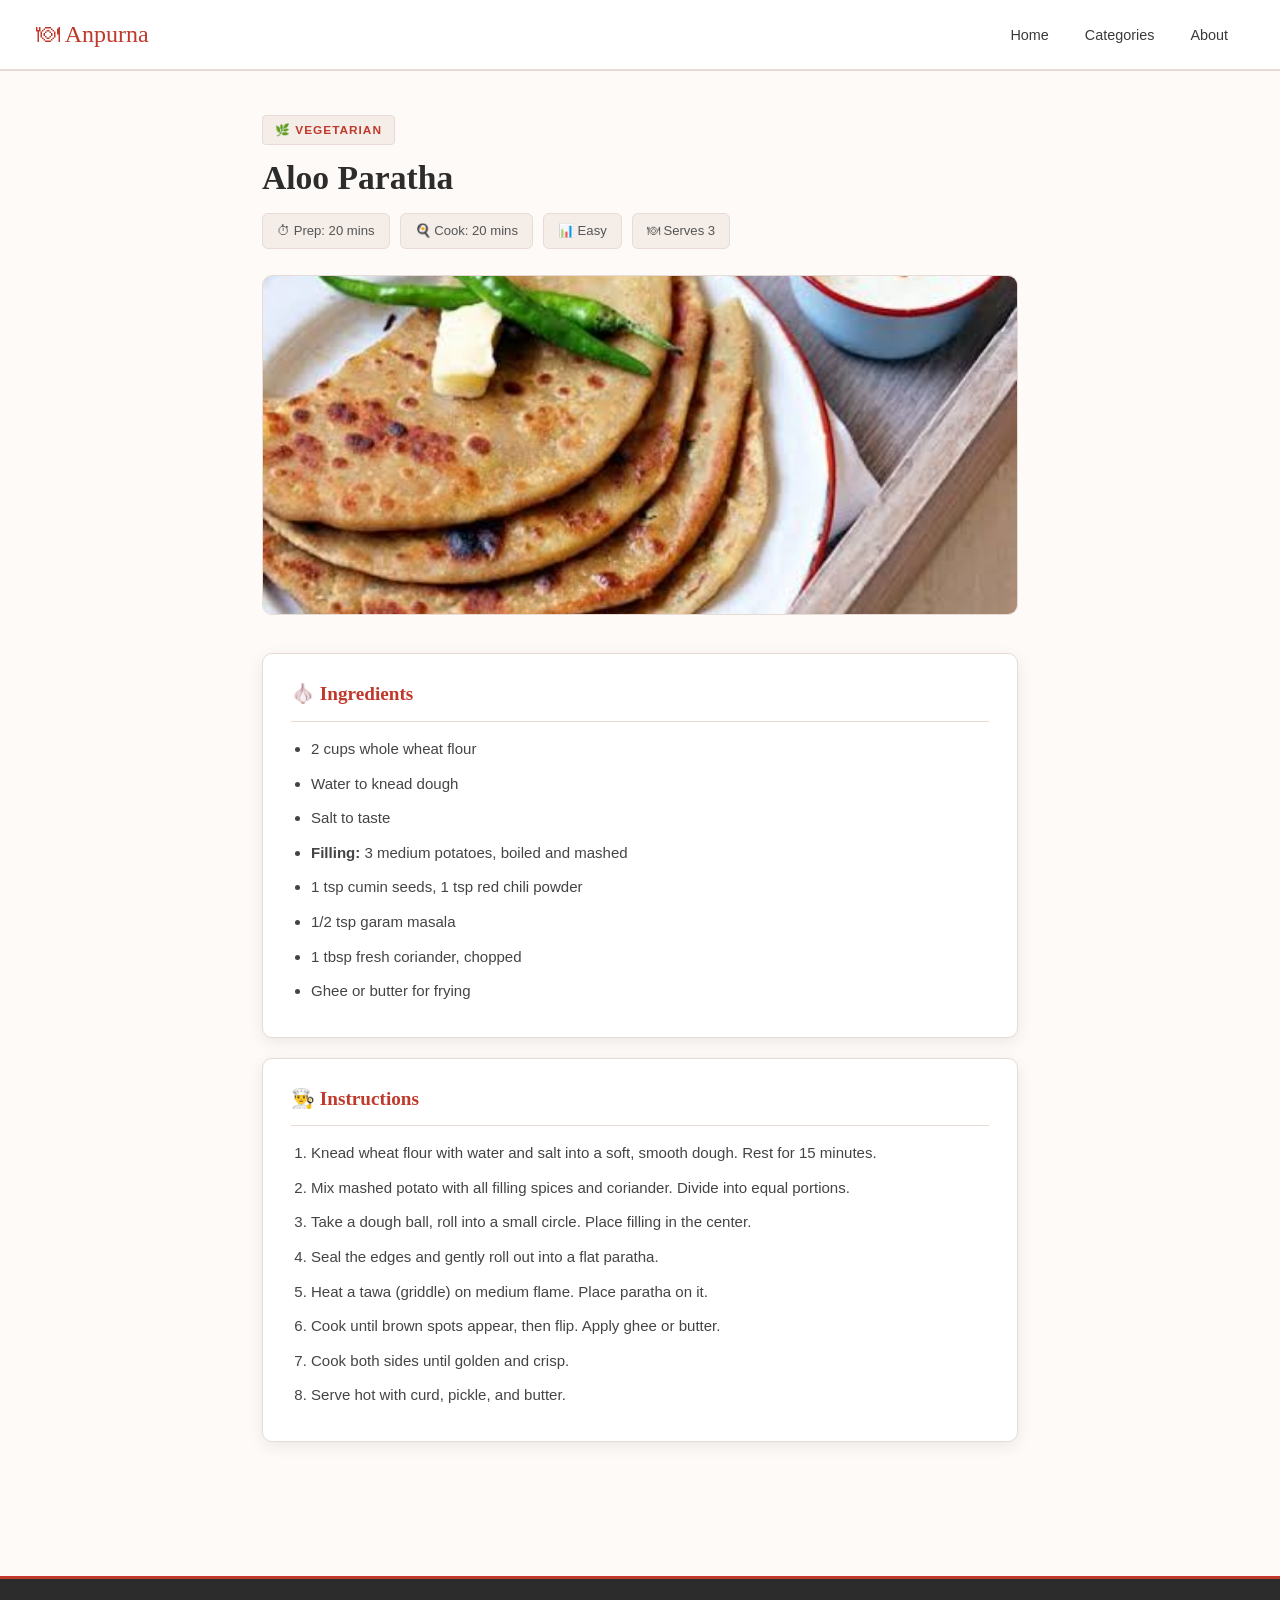
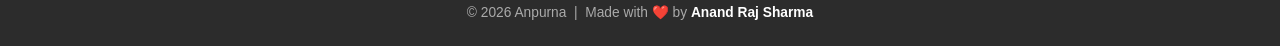
<file: recipe5.html>
<!DOCTYPE html>
<html lang="en">
<head>
  <meta charset="UTF-8" />
  <meta name="viewport" content="width=device-width, initial-scale=1.0" />
  <title>Aloo Paratha - Anpurna</title>
  <link rel="stylesheet" href="css/styles.css" />
</head>
<body>

  <nav>
    <a href="index.html" class="logo">🍽 Anpurna</a>
    <ul>
      <li><a href="index.html">Home</a></li>
      <li><a href="categories.html">Categories</a></li>
      <li><a href="about.html">About</a></li>
    </ul>
  </nav>

  <div class="recipe-container">
    <div class="recipe-header">
      <div class="tag">🌿 Vegetarian</div>
      <h1>Aloo Paratha</h1>
      <div class="recipe-meta">
        <span>⏱ Prep: 20 mins</span>
        <span>🍳 Cook: 20 mins</span>
        <span>📊 Easy</span>
        <span>🍽 Serves 3</span>
      </div>
    </div>

    <img class="main-img" src="Images/5.jpg" alt="Aloo Paratha" />

    <div class="recipe-section">
      <h2>🧄 Ingredients</h2>
      <ul>
        <li>2 cups whole wheat flour</li>
        <li>Water to knead dough</li>
        <li>Salt to taste</li>
        <li><strong>Filling:</strong> 3 medium potatoes, boiled and mashed</li>
        <li>1 tsp cumin seeds, 1 tsp red chili powder</li>
        <li>1/2 tsp garam masala</li>
        <li>1 tbsp fresh coriander, chopped</li>
        <li>Ghee or butter for frying</li>
      </ul>
    </div>

    <div class="recipe-section">
      <h2>👨‍🍳 Instructions</h2>
      <ol>
        <li>Knead wheat flour with water and salt into a soft, smooth dough. Rest for 15 minutes.</li>
        <li>Mix mashed potato with all filling spices and coriander. Divide into equal portions.</li>
        <li>Take a dough ball, roll into a small circle. Place filling in the center.</li>
        <li>Seal the edges and gently roll out into a flat paratha.</li>
        <li>Heat a tawa (griddle) on medium flame. Place paratha on it.</li>
        <li>Cook until brown spots appear, then flip. Apply ghee or butter.</li>
        <li>Cook both sides until golden and crisp.</li>
        <li>Serve hot with curd, pickle, and butter.</li>
      </ol>
    </div>
  </div>

  <footer>
    <p>&copy; 2026 Anpurna &nbsp;|&nbsp; Made with ❤️ by <strong>Anand Raj Sharma</strong></p>
  </footer>

</body>
</html>
</file>
<file: css/styles.css>
/* ===== My css File ===== */

:root {
  --primary: #c0392b;
  --primary-dark: #a93226;
  --dark: #2c2c2c;
  --light: #fefaf7;
  --gray: #f4ede8;
  --border: #e8dbd5;
  --text: #3a3a3a;
  --muted: #888;
  --radius: 10px;
  --shadow: 0 4px 16px rgba(0,0,0,0.08);
  --transition: all 0.25s ease;
}

* { margin: 0; padding: 0; box-sizing: border-box; }

body {
  font-family: 'Poppins', sans-serif;
  background-color: var(--light);
  color: var(--text);
  line-height: 1.7;
}

nav {
  background-color: #fff;
  border-bottom: 2px solid var(--border);
  padding: 14px 36px;
  display: flex;
  justify-content: space-between;
  align-items: center;
  flex-wrap: wrap;
  gap: 10px;
  position: sticky;
  top: 0;
  z-index: 100;
}

nav .logo {
  font-family: 'Merriweather', serif;
  font-size: 1.5rem;
  color: var(--primary);
  text-decoration: none;
}

nav ul {
  list-style: none;
  display: flex;
  gap: 4px;
  flex-wrap: wrap;
}

nav ul li a {
  color: var(--text);
  text-decoration: none;
  font-size: 0.9rem;
  font-weight: 500;
  padding: 7px 16px;
  border-radius: 6px;
  transition: var(--transition);
}

nav ul li a:hover {
  background-color: var(--gray);
  color: var(--primary);
}

.hero {
  background-color: var(--gray);
  border-bottom: 2px solid var(--border);
  text-align: center;
  padding: 70px 24px;
}

.hero-tag {
  display: inline-block;
  background-color: #fff;
  border: 1px solid var(--border);
  color: var(--primary);
  font-size: 0.78rem;
  font-weight: 600;
  letter-spacing: 1.5px;
  text-transform: uppercase;
  padding: 5px 14px;
  border-radius: 20px;
  margin-bottom: 18px;
}

.hero h1 {
  font-family: 'Merriweather', serif;
  font-size: 2.6rem;
  color: var(--dark);
  margin-bottom: 14px;
  line-height: 1.3;
}

.hero h1 span { color: var(--primary); }

.hero p {
  font-size: 1rem;
  color: var(--muted);
  max-width: 500px;
  margin: 0 auto 28px;
  font-weight: 300;
}

.hero-btns {
  display: flex;
  gap: 12px;
  justify-content: center;
  flex-wrap: wrap;
}

.btn {
  display: inline-block;
  padding: 11px 26px;
  border-radius: 7px;
  text-decoration: none;
  font-size: 0.9rem;
  font-weight: 600;
  transition: var(--transition);
}

.btn-primary {
  background-color: var(--primary);
  color: #fff;
}

.btn-primary:hover {
  background-color: var(--primary-dark);
  transform: translateY(-1px);
}

.btn-outline {
  border: 2px solid var(--border);
  color: var(--text);
  background: #fff;
}

.btn-outline:hover {
  border-color: var(--primary);
  color: var(--primary);
}

.section-title {
  text-align: center;
  margin: 50px 0 8px;
}

.section-title h2 {
  font-family: 'Merriweather', serif;
  font-size: 1.8rem;
  color: var(--dark);
}

.section-title p {
  color: var(--muted);
  font-size: 0.92rem;
  margin-top: 6px;
}

.section-title .line {
  width: 40px;
  height: 3px;
  background: var(--primary);
  margin: 10px auto 0;
  border-radius: 2px;
}

.cards-container {
  display: flex;
  flex-wrap: wrap;
  gap: 24px;
  justify-content: center;
  padding: 28px 36px 60px;
}

.card {
  background: #fff;
  border-radius: var(--radius);
  width: 270px;
  overflow: hidden;
  box-shadow: var(--shadow);
  border: 1px solid var(--border);
  transition: var(--transition);
}

.card:hover {
  transform: translateY(-4px);
  box-shadow: 0 10px 28px rgba(0,0,0,0.11);
}

.card-img-wrap {
  position: relative;
  overflow: hidden;
}

.card-img-wrap img {
  width: 100%;
  height: 178px;
  object-fit: cover;
  display: block;
  transition: transform 0.4s ease;
}

.card:hover .card-img-wrap img {
  transform: scale(1.04);
}

.card-badge {
  position: absolute;
  top: 10px;
  left: 10px;
  background-color: var(--primary);
  color: #fff;
  font-size: 0.7rem;
  font-weight: 600;
  padding: 3px 10px;
  border-radius: 4px;
  text-transform: uppercase;
}

.card-body {
  padding: 16px 18px 20px;
}

.card-body h3 {
  font-family: 'Merriweather', serif;
  color: var(--dark);
  font-size: 1.05rem;
  margin-bottom: 6px;
}

.card-meta {
  display: flex;
  gap: 12px;
  margin-bottom: 8px;
}

.card-meta span {
  font-size: 0.76rem;
  color: var(--muted);
}

.card-body p {
  font-size: 0.86rem;
  color: var(--muted);
  margin-bottom: 14px;
  line-height: 1.55;
}

.card-body a {
  display: inline-block;
  background-color: var(--primary);
  color: #fff;
  padding: 8px 18px;
  border-radius: 6px;
  text-decoration: none;
  font-size: 0.84rem;
  font-weight: 600;
  transition: var(--transition);
}

.card-body a:hover {
  background-color: var(--primary-dark);
}

.recipe-container {
  max-width: 800px;
  margin: 44px auto;
  padding: 0 22px 70px;
}

.recipe-header .tag {
  display: inline-block;
  background-color: var(--gray);
  border: 1px solid var(--border);
  color: var(--primary);
  font-size: 0.74rem;
  font-weight: 600;
  letter-spacing: 1px;
  text-transform: uppercase;
  padding: 4px 12px;
  border-radius: 4px;
  margin-bottom: 12px;
}

.recipe-header h1 {
  font-family: 'Merriweather', serif;
  font-size: 2.1rem;
  color: var(--dark);
  margin-bottom: 14px;
  line-height: 1.25;
}

.recipe-meta {
  display: flex;
  gap: 10px;
  flex-wrap: wrap;
  margin-bottom: 26px;
}

.recipe-meta span {
  background-color: var(--gray);
  border: 1px solid var(--border);
  padding: 6px 14px;
  border-radius: 6px;
  font-size: 0.82rem;
  color: #555;
  font-weight: 500;
}

.recipe-container img.main-img {
  width: 100%;
  height: 340px;
  object-fit: cover;
  border-radius: var(--radius);
  margin-bottom: 30px;
  border: 1px solid var(--border);
}

.recipe-section {
  background: #fff;
  border-radius: var(--radius);
  padding: 24px 28px;
  margin-bottom: 20px;
  box-shadow: var(--shadow);
  border: 1px solid var(--border);
}

.recipe-section h2 {
  font-family: 'Merriweather', serif;
  font-size: 1.2rem;
  color: var(--primary);
  margin-bottom: 14px;
  padding-bottom: 10px;
  border-bottom: 1px solid var(--border);
}

.recipe-section ul,
.recipe-section ol {
  padding-left: 20px;
}

.recipe-section li {
  margin-bottom: 9px;
  font-size: 0.94rem;
  color: #444;
}

.about-container {
  max-width: 680px;
  margin: 54px auto;
  padding: 0 22px 70px;
}

.about-card {
  background: #fff;
  border-radius: var(--radius);
  padding: 44px 38px;
  text-align: center;
  box-shadow: var(--shadow);
  border: 1px solid var(--border);
}

.about-icon { font-size: 2.6rem; margin-bottom: 14px; }

.about-card h1 {
  font-family: 'Merriweather', serif;
  font-size: 1.8rem;
  color: var(--dark);
  margin-bottom: 5px;
}

.about-card .subtitle {
  color: var(--primary);
  font-size: 0.85rem;
  font-weight: 600;
  letter-spacing: 1px;
  text-transform: uppercase;
  margin-bottom: 18px;
}

.divider {
  width: 36px;
  height: 3px;
  background: var(--primary);
  margin: 0 auto 20px;
  border-radius: 2px;
}

.about-card p {
  font-size: 0.95rem;
  color: #555;
  margin-bottom: 14px;
  line-height: 1.8;
}

.about-author {
  display: inline-block;
  margin-top: 14px;
  background-color: var(--gray);
  border: 1px solid var(--border);
  padding: 9px 22px;
  border-radius: 6px;
  font-size: 0.88rem;
  color: var(--dark);
  font-weight: 600;
}

.categories-container {
  max-width: 860px;
  margin: 44px auto;
  padding: 0 22px 70px;
}

.category-block {
  background: #fff;
  border-radius: var(--radius);
  padding: 26px 28px;
  margin-bottom: 20px;
  box-shadow: var(--shadow);
  border: 1px solid var(--border);
}

.category-block h2 {
  font-family: 'Merriweather', serif;
  font-size: 1.25rem;
  color: var(--dark);
  margin-bottom: 16px;
}

.category-links {
  display: flex;
  flex-wrap: wrap;
  gap: 10px;
}

.category-links a {
  background-color: var(--gray);
  border: 1px solid var(--border);
  padding: 8px 20px;
  border-radius: 6px;
  text-decoration: none;
  color: var(--dark);
  font-size: 0.88rem;
  font-weight: 500;
  transition: var(--transition);
}

.category-links a:hover {
  background-color: var(--primary);
  color: #fff;
  border-color: var(--primary);
}

footer {
  background-color: var(--dark);
  color: #aaa;
  text-align: center;
  padding: 22px 20px;
  font-size: 0.86rem;
  border-top: 3px solid var(--primary);
}

footer strong { color: #fff; }

@media (max-width: 600px) {
  nav { padding: 12px 18px; }
  .hero { padding: 50px 18px; }
  .hero h1 { font-size: 1.9rem; }
  .cards-container { padding: 18px 18px 44px; }
  .card { width: 100%; max-width: 340px; }
  .recipe-container img.main-img { height: 210px; }
  .recipe-section { padding: 18px 20px; }
  .recipe-header h1 { font-size: 1.7rem; }
  .about-card { padding: 30px 22px; }
}
</file>
